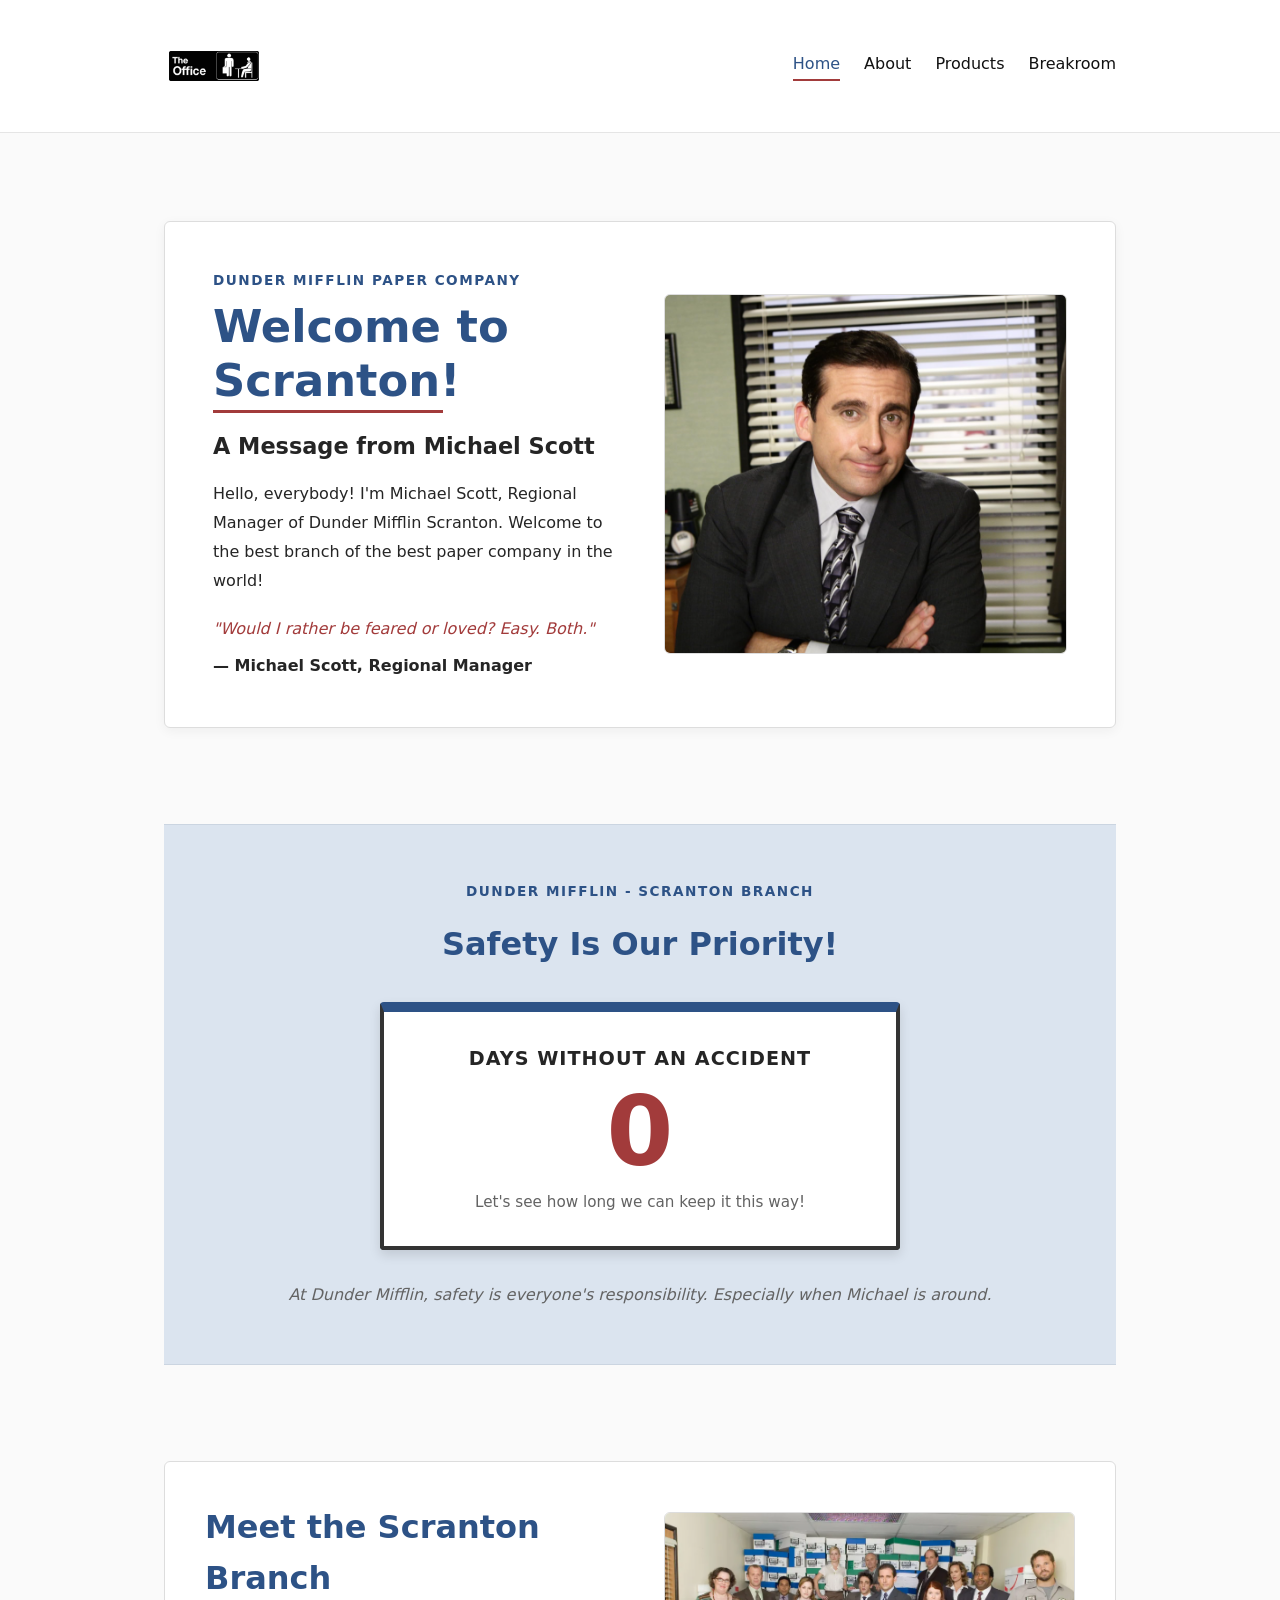
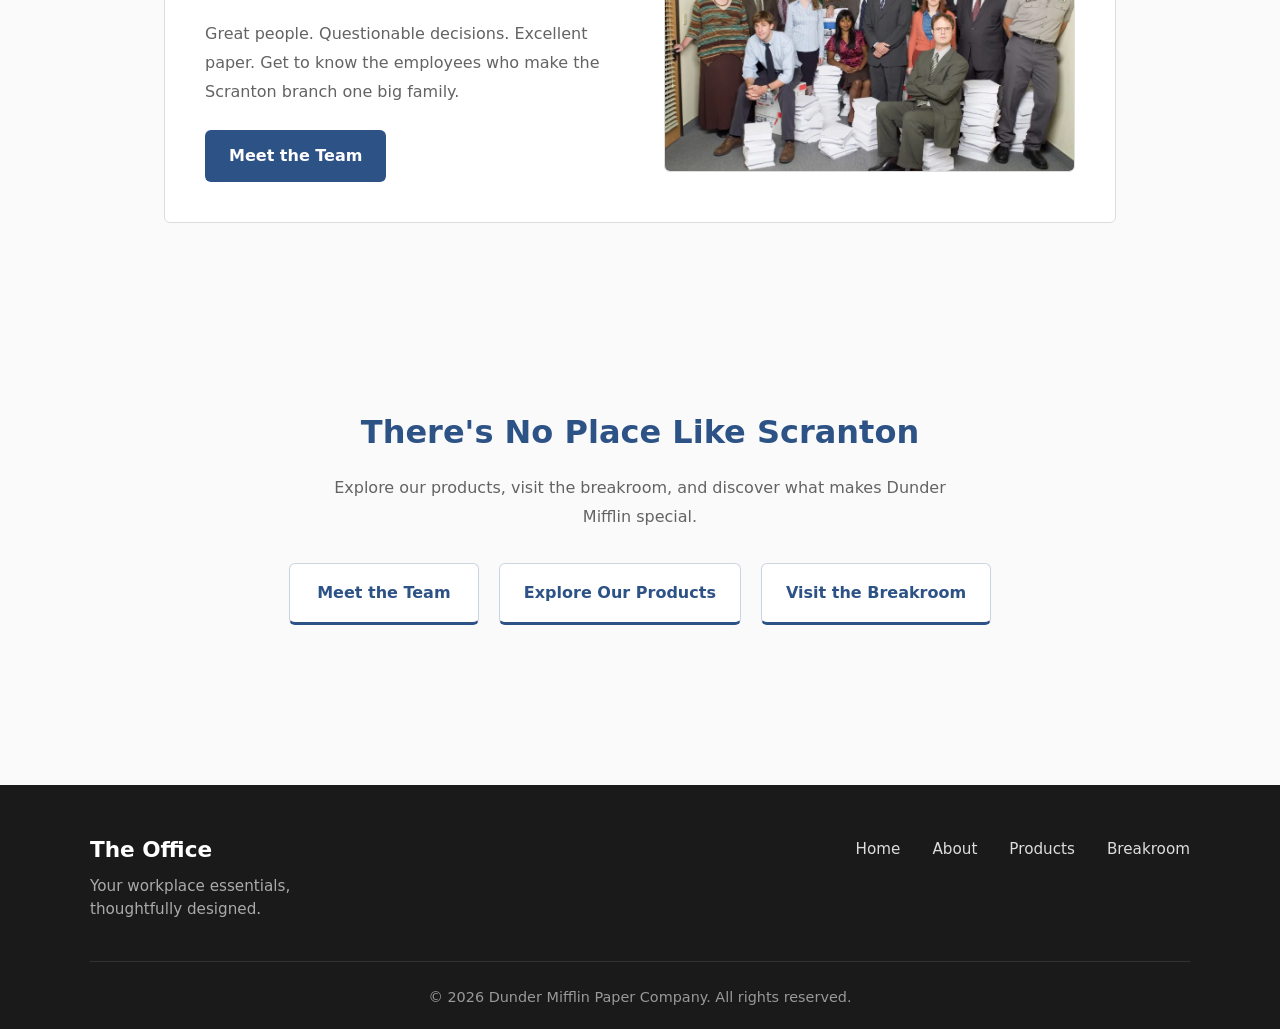
<file: index.html>
<!DOCTYPE html>
<html lang="en">

<head>
  <meta charset="UTF-8">
  <meta name="viewport" content="width=device-width, initial-scale=1.0">
  <title>The Office</title>
  <link rel="stylesheet" href="styles.css">
</head>

<body>
  <header class="header">
    <nav class="nav">
      <a href="index.html" class="nav__logo">
        <img src="the-office-tv-show-sign-logo-png_seeklogo-438510.png" alt="The Office">
      </a>
      <div class="nav__links">
        <a class="nav__link nav__link--active" href="index.html">Home</a>
        <a class="nav__link" href="about.html">About</a>
        <a class="nav__link" href="products.html">Products</a>
        <a class="nav__link" href="breakroom.html">Breakroom</a>
      </div>
    </nav>
  </header>
  
<main class="main">

  <!-- Welcome Section -->
  <section class="welcome">

    <div class="welcome__content">
      <p class="welcome__eyebrow">
        DUNDER MIFFLIN PAPER COMPANY
      </p>

      <h1 class="welcome__title">
        Welcome to Scranton!
      </h1>

      <h2 class="welcome__subtitle">
        A Message from Michael Scott
      </h2>

      <p class="welcome__message">
        Hello, everybody! I'm Michael Scott, Regional
        Manager of Dunder Mifflin Scranton. Welcome
        to the best branch of the best paper company
        in the world!
      </p>

      <p class="welcome__quote">
        "Would I rather be feared or loved? Easy. Both."
      </p>

      <p class="welcome__signature">
        — Michael Scott, Regional Manager
      </p>
    </div>

    <div class="welcome__image">
      <img src="images/homepage_michaelscott.png"
           alt="Michael Scott, Regional Manager of Dunder Mifflin">
    </div>

  </section>


  <!-- Days Without an Accident -->
  <section class="accident">

    <div class="accident__content">

      <p class="accident__eyebrow">
        DUNDER MIFFLIN - SCRANTON BRANCH
      </p>

      <h2 class="accident__title">
        Safety Is Our Priority!
      </h2>

      <div class="accident__sign">

        <p class="accident__sign-heading">
          DAYS WITHOUT AN ACCIDENT
        </p>

        <span class="accident__number">0</span>

        <p class="accident__sign-footer">
          Let's see how long we can keep it this way!
        </p>

      </div>

      <p class="accident__caption">
        At Dunder Mifflin, safety is everyone's
        responsibility. Especially when Michael is around.
      </p>

    </div>

  </section>


  <!-- Meet the Scranton Team -->
  <section class="team">

    <div class="team__content">

      <h2 class="team__title">
        Meet the Scranton Branch
      </h2>

      <p class="team__text">
        Great people. Questionable decisions.
        Excellent paper. Get to know the employees
        who make the Scranton branch one big family.
      </p>

      <a href="about.html" class="team__button">
        Meet the Team
      </a>

    </div>

    <div class="team__image">
      <img src="images/homepage_team.png"
           alt="Employees of the Dunder Mifflin Scranton branch">
    </div>

  </section>


  <!-- Explore the Office -->
  <section class="explore">

    <h2 class="explore__title">
      There's No Place Like Scranton
    </h2>

    <p class="explore__text">
      Explore our products, visit the breakroom,
      and discover what makes Dunder Mifflin special.
    </p>

    <div class="explore__links">

      <a href="about.html" class="explore__button">
        Meet the Team
      </a>

      <a href="products.html" class="explore__button">
        Explore Our Products
      </a>

      <a href="breakroom.html" class="explore__button">
        Visit the Breakroom
      </a>

    </div>

  </section>

</main>

  <footer class="footer">
    <div class="footer__content">
      <div>
        <div class="footer__brand">The Office</div>
        <p class="footer__text">Your workplace essentials, thoughtfully designed.</p>
      </div>

      <div class="footer__links">
        <a href="index.html">Home</a>
        <a href="about.html">About</a>
        <a href="products.html">Products</a>
        <a href="breakroom.html">Breakroom</a>
      </div>
    </div>

    <div class="footer__bottom">
      © 2026 Dunder Mifflin Paper Company. All rights reserved.
    </div>
  </footer>

</body>

</html>
</file>
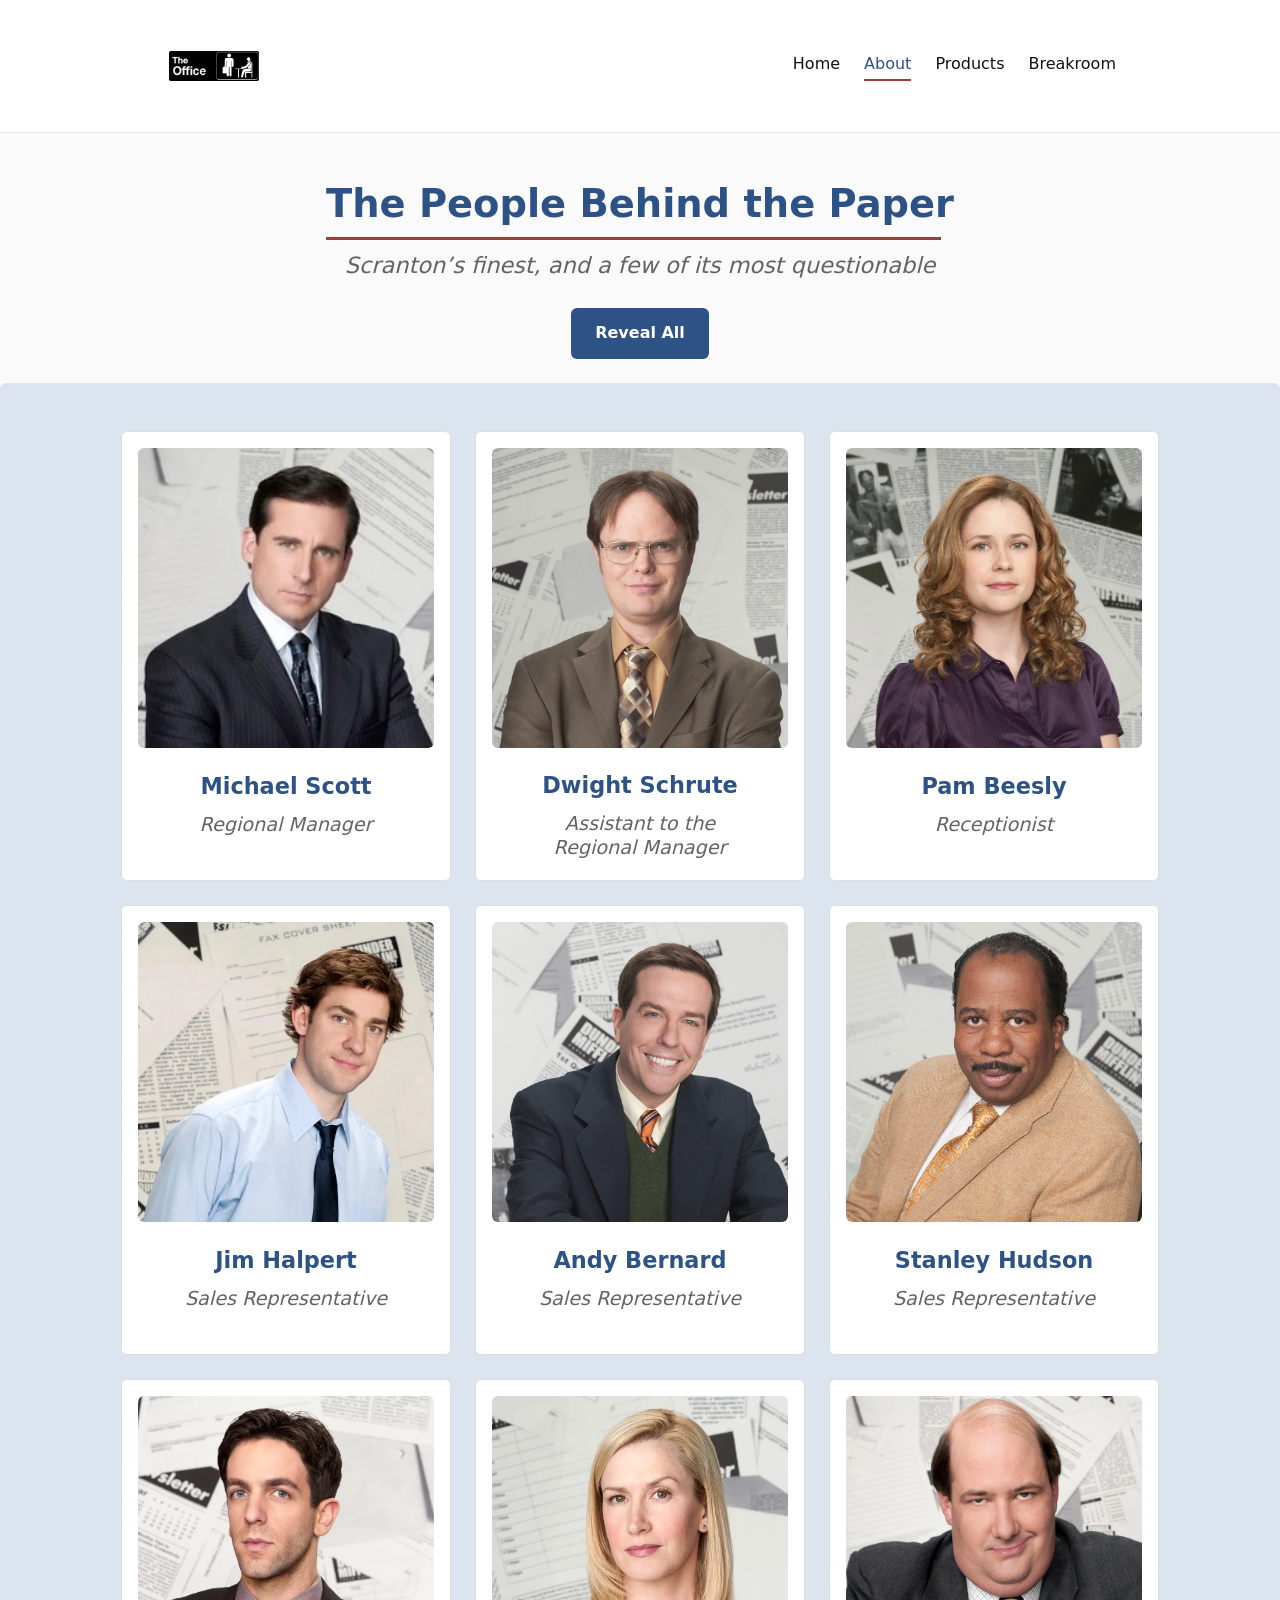
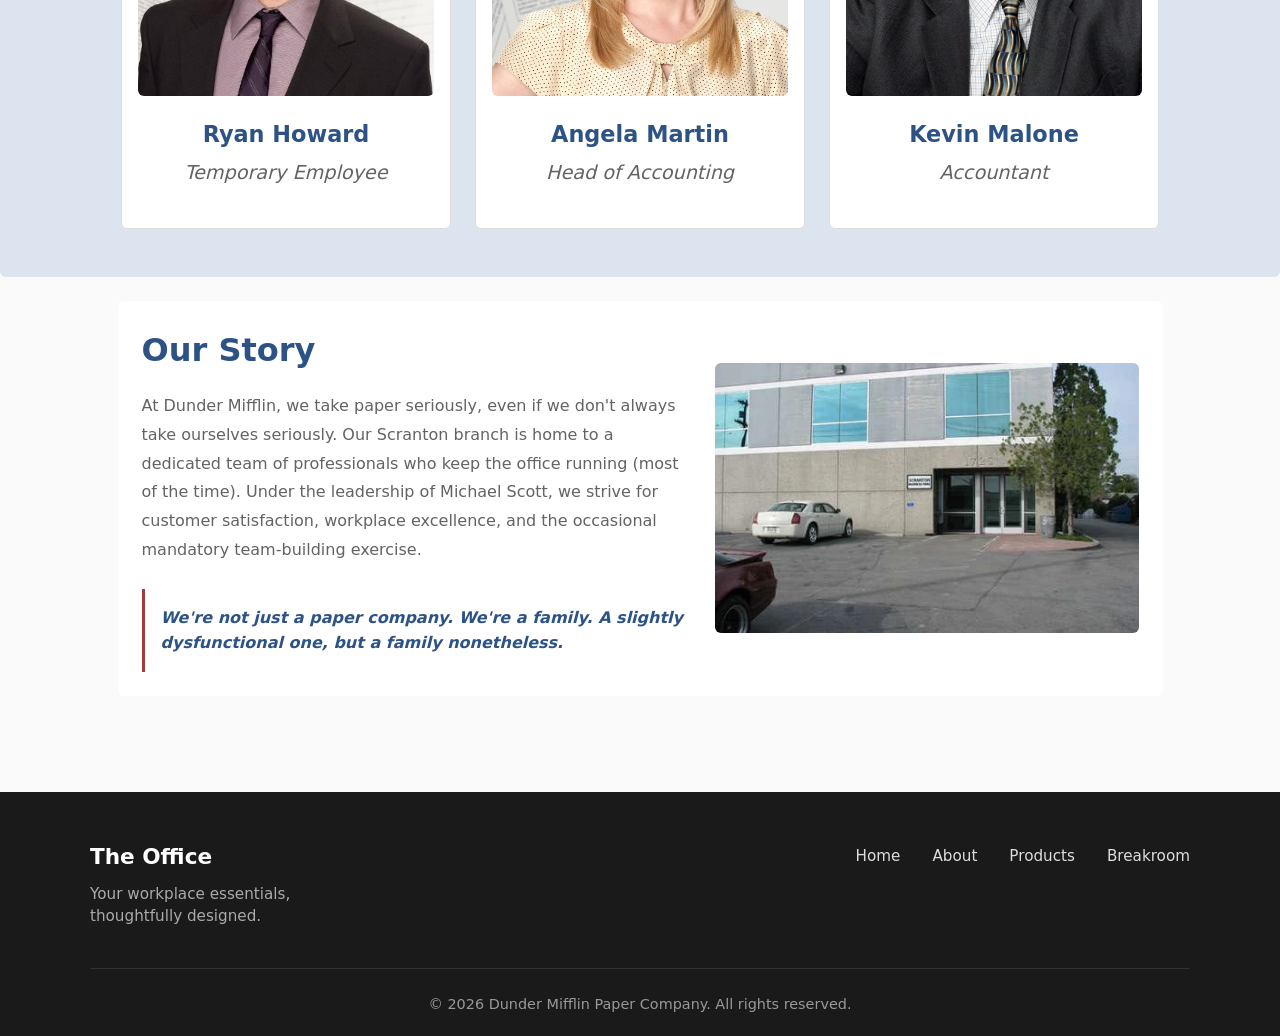
<file: about.html>
<!DOCTYPE html>
<html lang="en">

<head>
  <meta charset="UTF-8">
  <meta name="viewport" content="width=device-width, initial-scale=1.0">
  <title>About The Office</title>
  <link rel="stylesheet" href="styles.css">
</head>

<body>
  <header class="header">
    <nav class="nav">
      <a href="index.html" class="nav__logo">
        <img src="the-office-tv-show-sign-logo-png_seeklogo-438510.png" alt="The Office">
      </a>
      <div class="nav__links">
        <a class="nav__link" href="index.html">Home</a>
        <a class="nav__link nav__link--active" href="about.html">About</a>
        <a class="nav__link" href="products.html">Products</a>
        <a class="nav__link" href="breakroom.html">Breakroom</a>
      </div>
    </nav>
  </header>

  <main class="about">
    <h1 class="about__title">The People Behind the Paper</h1>
    <p class="about__subtitle">Scranton’s finest, and a few of its most questionable</p>

    <label class="flip-button">
      <input type="checkbox" class="flip-button__checkbox">
      <span class="flip-button__text">Reveal All</span>
    </label>

    <!--Card Container-->
    <section class="about-card-container" aria-label="Our team">

      <!--Michael Scott Card-->
      <article class="about-card">
        <div class="about-card__inner">
          <div class="about-card__front">
            <img src="images/about_michaelscott.png" alt="Michael Scott Headshot" class="about-card__image" />

            <header class="about-card__header">
              <h2 class="about-card__name">Michael Scott</h2>
              <p class="about-card__title">Regional Manager</p>
            </header>
          </div>
          <!--Michael Scott Card Back-->
          <div class="about-card__back">
            <img src="images/about_michaelback.png" alt="Michael Scott holding his world's best boss mug."
              class="about-card__image" />

            <header class="about-card__header">
              <h2 class="about-card__name">Michael Scott</h2>
              <p class="about-card__title">World's Best Boss</p>
            </header>
          </div>
        </div>
      </article>

      <article class="about-card">
        <div class="about-card__inner">
          <!--Dwight Card Front-->

          <div class="about-card__front">
            <img src="images/about_dwight.png" alt="Dwight Schrute Headshot" class="about-card__image" />

            <header class="about-card__header">
              <h2 class="about-card__name">Dwight Schrute</h2>
              <p class="about-card__title">Assistant to the <br>Regional Manager</p>
            </header>
          </div>

          <!--Dwight Back Of Card-->
          <div class="about-card__back">
            <img src="images/about_dwightback.png" alt="Dwight holding a blowtorch to the office door."
              class="about-card__image" />

            <header class="about-card__header">
              <h2 class="about-card__name">Dwight Schrute</h2>
              <p class="about-card__title">Safety Officer</p>
            </header>
          </div>
        </div>
      </article>

      <!--Pam Beesly Card-->
      <article class="about-card">
        <div class="about-card__inner">
          <div class="about-card__front">
            <img src="images/about_pam.png" alt="Pam Beesly Headshot" class="about-card__image" />

            <header class="about-card__header">
              <h2 class="about-card__name">Pam Beesly</h2>
              <p class="about-card__title">Receptionist</p>
            </header>
          </div>
          <!--Pam Beesly Card Back-->
          <div class="about-card__back">
            <img src="images/about_pamback.png"
              alt="Pam holding a star shaped dessert on a stick with an expressionless look on her face."
              class="about-card__image" />

            <header class="about-card__header">
              <h2 class="about-card__name">Pam Beesly</h2>
              <p class="about-card__title">Head of Party Planning</p>
            </header>
          </div>
        </div>
      </article>

      <!--Jim Halpert Card-->
      <article class="about-card">
        <div class="about-card__inner">
          <div class="about-card__front">
            <img src="images/about_jim.png" alt="Jim Halpert Headshot" class="about-card__image" />

            <header class="about-card__header">
              <h2 class="about-card__name">Jim Halpert</h2>
              <p class="about-card__title">Sales Representative</p>
            </header>
          </div>
          <!--Jim Halpert Card Back-->
          <div class="about-card__back">
            <img src="images/about_jimback.png" alt="Jim Halpert looking through the blinds smirking"
              class="about-card__image" />

            <header class="about-card__header">
              <h2 class="about-card__name">Jim Halpert</h2>
              <p class="about-card__title">Prank Specialist</p>
            </header>
          </div>
        </div>
      </article>

      <!--Andy Bernard Card-->
      <article class="about-card">
        <div class="about-card__inner">
          <div class="about-card__front">
            <img src="images/about_andy.png" alt="Andy Bernard Headshot" class="about-card__image" />

            <header class="about-card__header">
              <h2 class="about-card__name">Andy Bernard</h2>
              <p class="about-card__title">Sales Representative</p>
            </header>
          </div>
          <!--Andy Bernard Card Back-->
          <div class="about-card__back">
            <img src="images/about_andyback.png" alt="Andy punching the wall looking enraged."
              class="about-card__image" />

            <header class="about-card__header">
              <h2 class="about-card__name">Andy Bernard</h2>
              <p class="about-card__title">Director of Anger Management</p>
            </header>
          </div>
        </div>
      </article>

      <!--Stanley Hudson Card-->
      <article class="about-card">
        <div class="about-card__inner">
          <div class="about-card__front">
            <img src="images/about_stanley.png" alt="Stanley Hudson Headshot" class="about-card__image" />

            <header class="about-card__header">
              <h2 class="about-card__name">Stanley Hudson</h2>
              <p class="about-card__title">Sales Representative</p>
            </header>
          </div>
          <!--Stanley Hudson Card Back-->
          <div class="about-card__back">
            <img src="images/about_stanleyback.png" alt="Stanley sitting at his desk being Stanley"
              class="about-card__image" />

            <header class="about-card__header">
              <h2 class="about-card__name">Stanley Hudson</h2>
              <p class="about-card__title">Head of Pretzel Day Marketing</p>
            </header>
          </div>
        </div>
      </article>


      <!--Ryan Howard Card-->
      <article class="about-card">
        <div class="about-card__inner">
          <div class="about-card__front">
            <img src="images/about_ryan.png" alt="Ryan Howard Headshot" class="about-card__image" />

            <header class="about-card__header">
              <h2 class="about-card__name">Ryan Howard</h2>
              <p class="about-card__title">Temporary Employee</p>
            </header>
          </div>
          <!--Ryan Howard Card Back-->
          <div class="about-card__back">
            <img src="images/about_ryanback.png" alt="Ryan sitting at his desk." class="about-card__image" />

            <header class="about-card__header">
              <h2 class="about-card__name">Ryan Howard</h2>
              <p class="about-card__title">Fire Prevention Specialist</p>
            </header>
          </div>
        </div>
      </article>

      <!--Angela Martin Card-->
      <article class="about-card">
        <div class="about-card__inner">
          <div class="about-card__front">
            <img src="images/about_angela.png" alt="Angela Martin Headshot" class="about-card__image" />

            <header class="about-card__header">
              <h2 class="about-card__name">Angela Martin</h2>
              <p class="about-card__title">Head of Accounting</p>
            </header>
          </div>
          <!--Angela Martin Card Back-->
          <div class="about-card__back">
            <img src="images/about_angelaback.png" alt="Angela giving a look of disapproval"
              class="about-card__image" />

            <header class="about-card__header">
              <h2 class="about-card__name">Angela Martin</h2>
              <p class="about-card__title">Director of Disapproval</p>
            </header>
          </div>
        </div>
      </article>

      <!--Kevin Malone Card-->
      <article class="about-card">
        <div class="about-card__inner">
          <div class="about-card__front">
            <img src="images/about_kevin.png" alt="Kevin Malone Headshot" class="about-card__image" />

            <header class="about-card__header">
              <h2 class="about-card__name">Kevin Malone</h2>
              <p class="about-card__title">Accountant</p>
            </header>
          </div>
          <!--Kevin Malone Card Back-->
          <div class="about-card__back">
            <img src="images/about_kevinback.png" alt="Kevin bringing a giant pot of chili into work."
              class="about-card__image" />

            <header class="about-card__header">
              <h2 class="about-card__name">Kevin Malone</h2>
              <p class="about-card__title">Senior Chili Engineer</p>
            </header>
          </div>
        </div>
      </article>
    </section>

    <!--Our Story Section-->

    <section class="about-story">
      <div class="about-story__content">
        <h2 class="about-story__heading">Our Story</h2>
        <p class="about-story__text">
          At Dunder Mifflin, we take paper seriously, even if we don't always take ourselves seriously. Our Scranton
          branch is home to a dedicated team of professionals who keep the office running (most of the time). Under the
          leadership of Michael Scott, we strive for customer satisfaction, workplace excellence, and the occasional
          mandatory team-building exercise.
        </p>
        <p class="about-story__tagline">
          We're not just a paper company. We're a family. A slightly dysfunctional one, but a family nonetheless.
        </p>
      </div>

      <img src="images/about_scrantonoffice.png" alt="Dunder Mifflin Scranton building" class="about-story__image" />

    </section>
  </main>

  <footer class="footer">
    <div class="footer__content">
      <div>
        <div class="footer__brand">The Office</div>
        <p class="footer__text">Your workplace essentials, thoughtfully designed.</p>
      </div>

      <div class="footer__links">
        <a href="index.html">Home</a>
        <a href="about.html">About</a>
        <a href="products.html">Products</a>
        <a href="breakroom.html">Breakroom</a>
      </div>
    </div>

    <div class="footer__bottom">
      © 2026 Dunder Mifflin Paper Company. All rights reserved.
    </div>
  </footer>

</body>

</html>
</file>
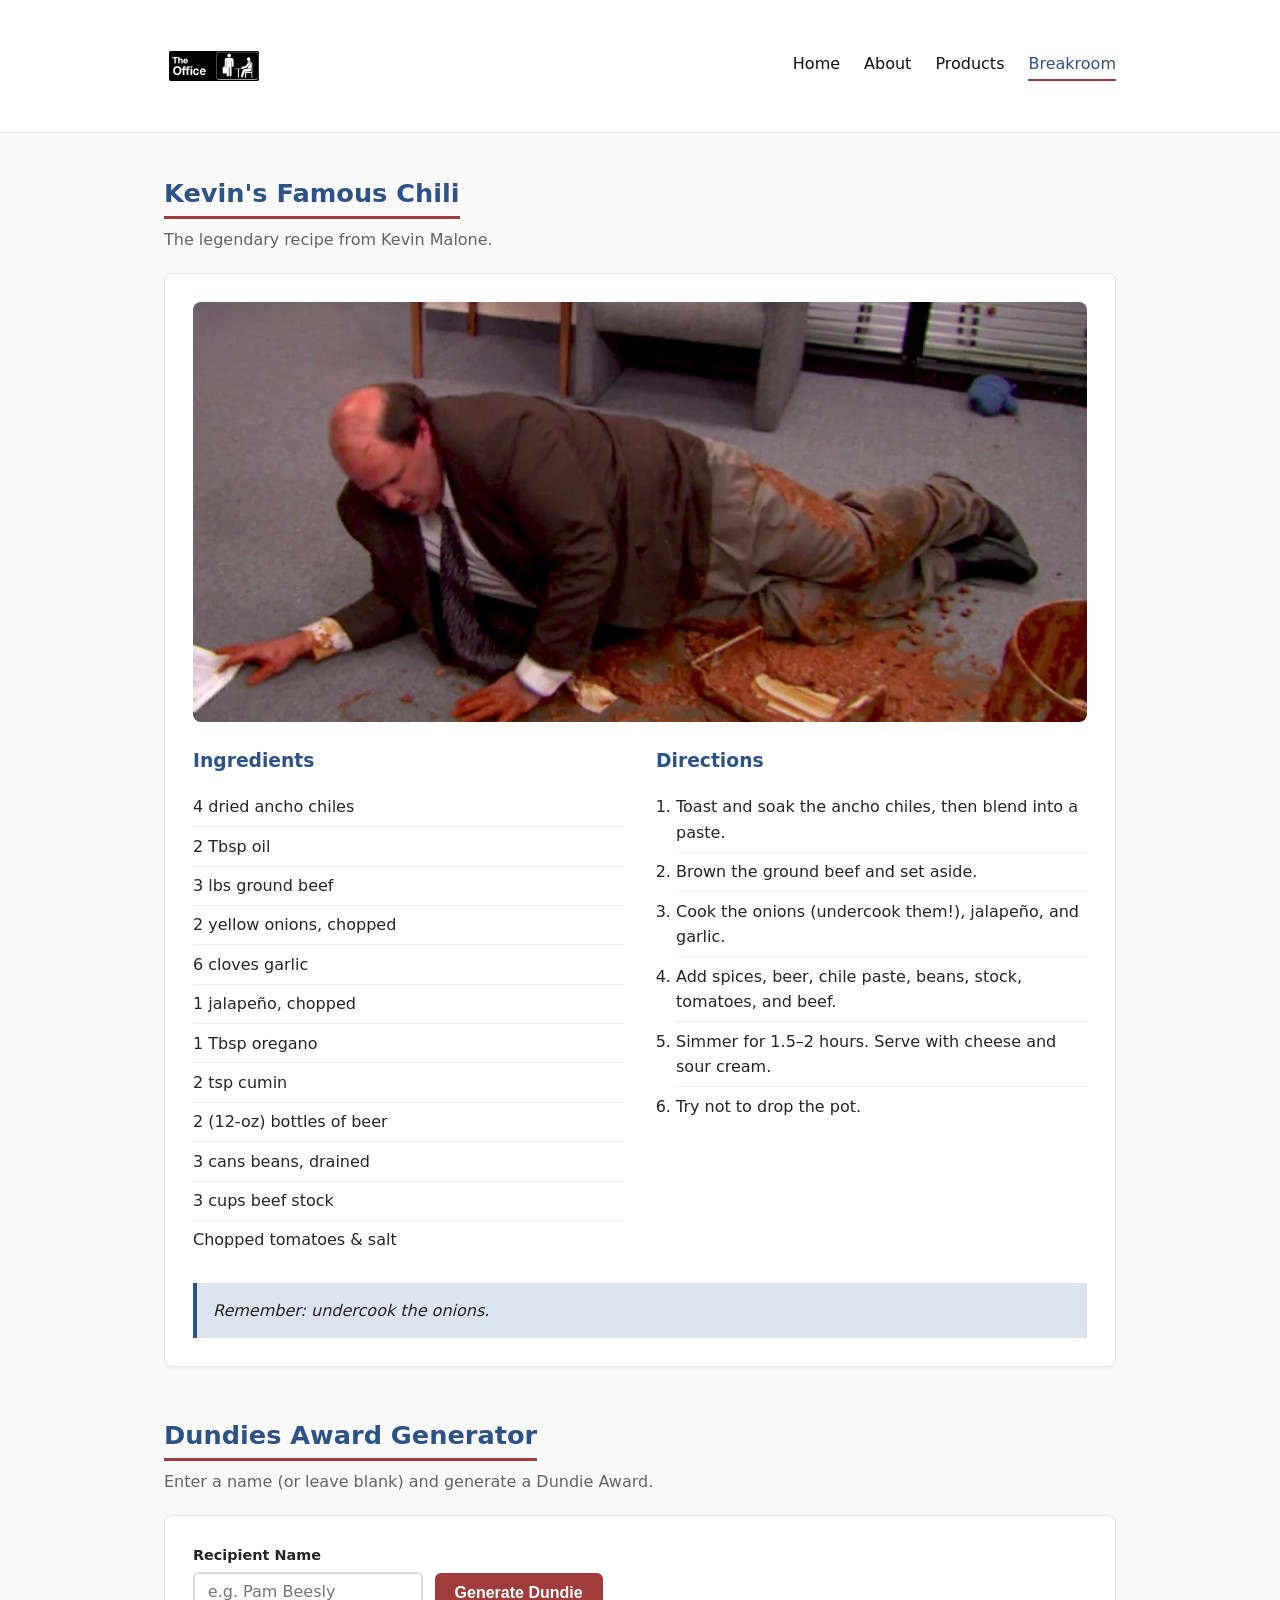
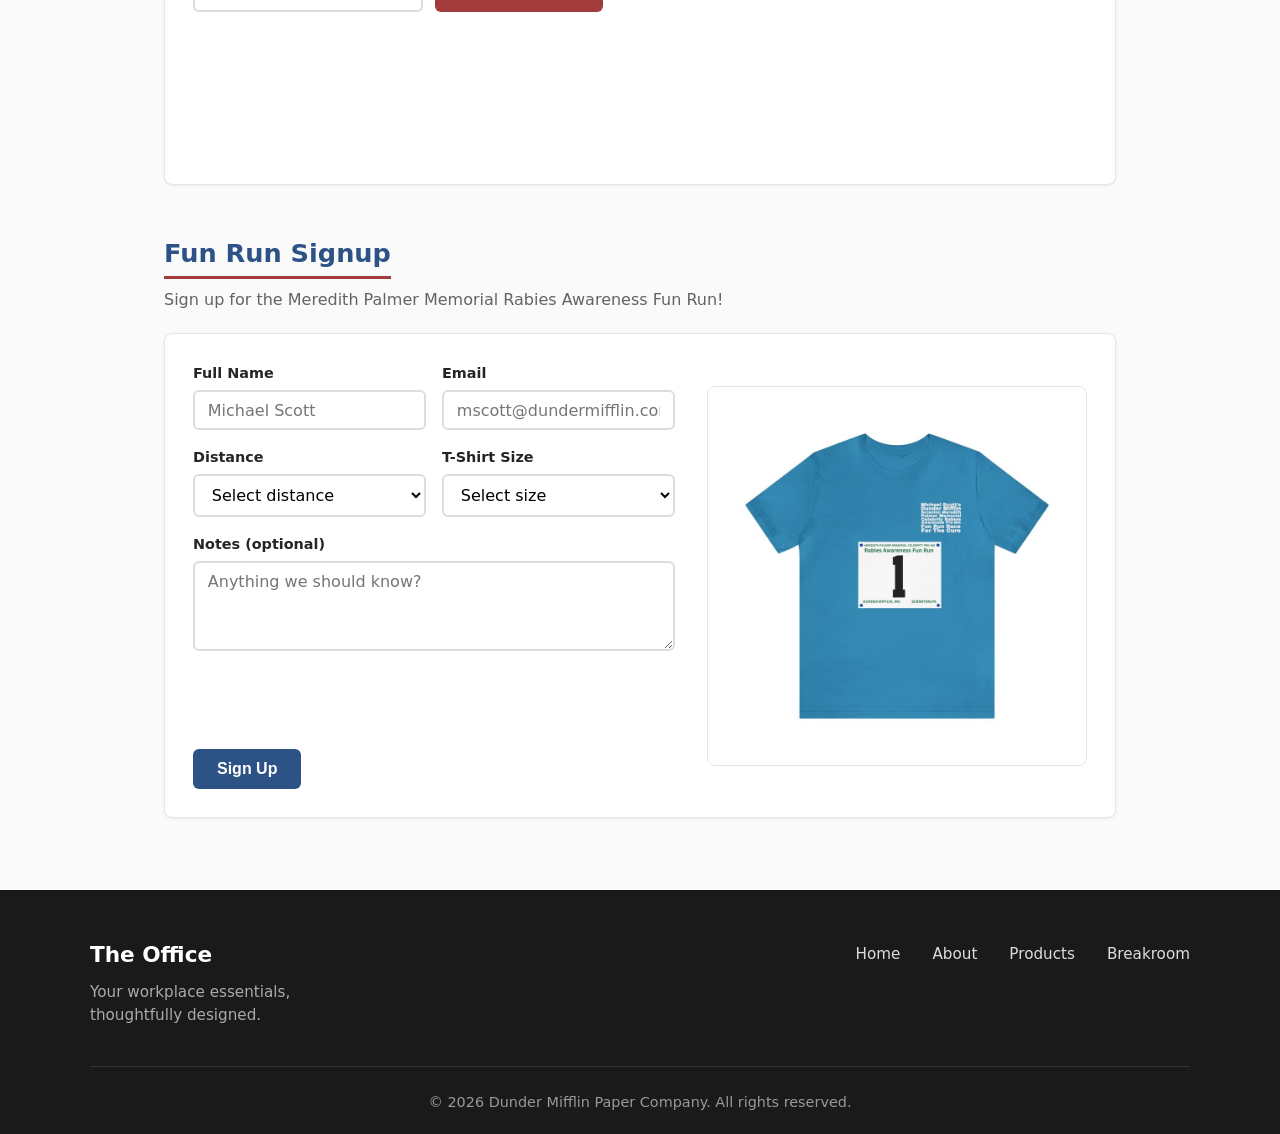
<file: breakroom.html>
<!DOCTYPE html>
<html lang="en">

<head>
    <meta charset="UTF-8">
    <meta name="viewport" content="width=device-width, initial-scale=1.0">
    <title>Breakroom | The Office</title>
    <link rel="stylesheet" href="styles.css">
</head>

<body>
    <header class="header">
        <nav class="nav">
            <a href="index.html" class="nav__logo">
                <img src="the-office-tv-show-sign-logo-png_seeklogo-438510.png" alt="The Office">
            </a>
            <div class="nav__links">
                <a class="nav__link" href="index.html">Home</a>
                <a class="nav__link" href="about.html">About</a>
                <a class="nav__link" href="products.html">Products</a>
                <a class="nav__link nav__link--active" href="breakroom.html">Breakroom</a>
            </div>
        </nav>
    </header>

    <main class="main">
        <!-- Kevin's Chili Recipe -->
        <section id="chili" class="section">
            <h2 class="section__title">Kevin's Famous Chili</h2>
            <p class="section__intro">
                The legendary recipe from Kevin Malone.
            </p>

            <article class="card">
                <img class="card__image" src="chili.jpg" alt="The famous chili spilled across the office floor">
                <div class="chili__grid">
                    <div class="chili__ingredients">
                        <h3>Ingredients</h3>
                        <ul class="chili__list">
                            <li class="chili__list-item">4 dried ancho chiles</li>
                            <li class="chili__list-item">2 Tbsp oil</li>
                            <li class="chili__list-item">3 lbs ground beef</li>
                            <li class="chili__list-item">2 yellow onions, chopped</li>
                            <li class="chili__list-item">6 cloves garlic</li>
                            <li class="chili__list-item">1 jalapeño, chopped</li>
                            <li class="chili__list-item">1 Tbsp oregano</li>
                            <li class="chili__list-item">2 tsp cumin</li>
                            <li class="chili__list-item">2 (12-oz) bottles of beer</li>
                            <li class="chili__list-item">3 cans beans, drained</li>
                            <li class="chili__list-item">3 cups beef stock</li>
                            <li class="chili__list-item">Chopped tomatoes &amp; salt</li>
                        </ul>
                    </div>
                    <div class="chili__directions">
                        <h3>Directions</h3>
                        <ol class="chili__list">
                            <li class="chili__list-item">Toast and soak the ancho chiles, then blend into a paste.</li>
                            <li class="chili__list-item">Brown the ground beef and set aside.</li>
                            <li class="chili__list-item">Cook the onions (undercook them!), jalapeño, and garlic.</li>
                            <li class="chili__list-item">Add spices, beer, chile paste, beans, stock, tomatoes, and
                                beef.</li>
                            <li class="chili__list-item">Simmer for 1.5–2 hours. Serve with cheese and sour cream.</li>
                            <li class="chili__list-item">Try not to drop the pot.</li>
                        </ol>
                    </div>
                </div>

                <p class="chili__note">Remember: undercook the onions.</p>
            </article>
        </section>

        <!-- Dundies Award Generator -->
        <section id="dundies" class="section">
            <h2 class="section__title">Dundies Award Generator</h2>
            <p class="section__intro">
                Enter a name (or leave blank) and generate a Dundie Award.
            </p>

            <div class="card">
                <form class="dundies__form" id="dundies-form">
                    <div class="dundies__field">
                        <label for="recipient-name" class="dundies__label">Recipient Name</label>
                        <input type="text" id="recipient-name" class="dundies__input" placeholder="e.g. Pam Beesly">
                    </div>
                    <button type="submit" class="dundies__button">Generate Dundie</button>
                </form>

                <div class="dundies__result" id="dundies-result" aria-live="polite"></div>
            </div>
        </section>

        <!-- Fun Run Signup -->
        <section id="funrun" class="section">
            <h2 class="section__title">Fun Run Signup</h2>
            <p class="section__intro">
                Sign up for the Meredith Palmer Memorial Rabies Awareness Fun Run!
            </p>

            <div class="card">
                <div class="funrun__layout">
                    <form class="funrun__form" id="funrun-form">
                        <div class="funrun__row">
                            <div class="funrun__field">
                                <label for="full-name" class="funrun__label">Full Name</label>
                                <input type="text" id="full-name" class="funrun__input" required
                                    placeholder="Michael Scott">
                            </div>
                            <div class="funrun__field">
                                <label for="email" class="funrun__label">Email</label>
                                <input type="email" id="email" class="funrun__input" required
                                    placeholder="mscott@dundermifflin.com">
                            </div>
                        </div>

                        <div class="funrun__row">
                            <div class="funrun__field">
                                <label for="distance" class="funrun__label">Distance</label>
                                <select id="distance" class="funrun__select" required>
                                    <option value="">Select distance</option>
                                    <option value="1mile">1-Mile Walk</option>
                                    <option value="5k">5K Fun Run</option>
                                    <option value="virtual">Virtual</option>
                                </select>
                            </div>
                            <div class="funrun__field">
                                <label for="tshirt" class="funrun__label">T-Shirt Size</label>
                                <select id="tshirt" class="funrun__select" required>
                                    <option value="">Select size</option>
                                    <option value="S">Small</option>
                                    <option value="M">Medium</option>
                                    <option value="L">Large</option>
                                    <option value="XL">XL</option>
                                </select>
                            </div>
                        </div>

                        <div class="funrun__field">
                            <label for="notes" class="funrun__label">Notes (optional)</label>
                            <textarea id="notes" class="funrun__textarea"
                                placeholder="Anything we should know?"></textarea>
                        </div>

                        <button type="submit" class="funrun__submit">Sign Up</button>
                        <div class="funrun__message" id="funrun-message" role="status"></div>
                    </form>
                    <img class="funrun__image" src="funrun.jpg"
                        alt="Blue Fun Run t-shirt with a Rabies Awareness Fun Run race bib">
                </div>
            </div>
        </section>
    </main>

    <footer class="footer">
        <div class="footer__content">
            <div>
                <div class="footer__brand">The Office</div>
                <p class="footer__text">Your workplace essentials, thoughtfully designed.</p>
            </div>
            <div class="footer__links">
                <a href="index.html">Home</a>
                <a href="about.html">About</a>
                <a href="products.html">Products</a>
                <a href="breakroom.html">Breakroom</a>
            </div>
        </div>
        <div class="footer__bottom">
            © 2026 Dunder Mifflin Paper Company. All rights reserved.
        </div>
    </footer>

    <script>
        const awards = [
            "Whitest Sneakers Award",
            "Hottest in the Office",
            "Most Dedicated Worker",
            "Best Desk Snack Curator",
            "Spicy Curry Award",
            "Fine Work Award",
            "Best Dad Award",
            "Best Mom Award",
            "Promising Assistant Manager",
            "Moving On Up Award",
            "World's Best Boss",
            "Best Prankster",
            "Most Enthusiastic about Beets",
            "Party Planning Committee MVP"
        ];

        const characters = [
            "Michael Scott", "Jim Halpert", "Pam Beesly", "Dwight Schrute",
            "Angela Martin", "Kevin Malone", "Stanley Hudson", "Phyllis Vance",
            "Meredith Palmer", "Oscar Martinez", "Kelly Kapoor", "Ryan Howard"
        ];

        // Dundies form
        document.getElementById("dundies-form").addEventListener("submit", function (e) {
            e.preventDefault();

            let name = document.getElementById("recipient-name").value.trim();
            if (!name) {
                name = characters[Math.floor(Math.random() * characters.length)];
            }

            const award = awards[Math.floor(Math.random() * awards.length)];
            const result = document.getElementById("dundies-result");

            result.innerHTML = `
                <div style="font-size: 2rem;">🏆</div>
                <div class="dundies__award-name">${award}</div>
                <div>Presented to <strong>${name}</strong></div>
            `;

            result.classList.remove("dundies__result--visible");
            void result.offsetWidth;
            result.classList.add("dundies__result--visible");
        });

        // Fun Run form
        document.getElementById("funrun-form").addEventListener("submit", function (e) {
            e.preventDefault();

            const name = document.getElementById("full-name").value.trim();
            const message = document.getElementById("funrun-message");

            message.textContent = "You're signed up, " + name + "! See you at the Fun Run.";
            message.classList.add("funrun__message--visible");

            this.reset();
        });
    </script>
</body>

</html>
</file>
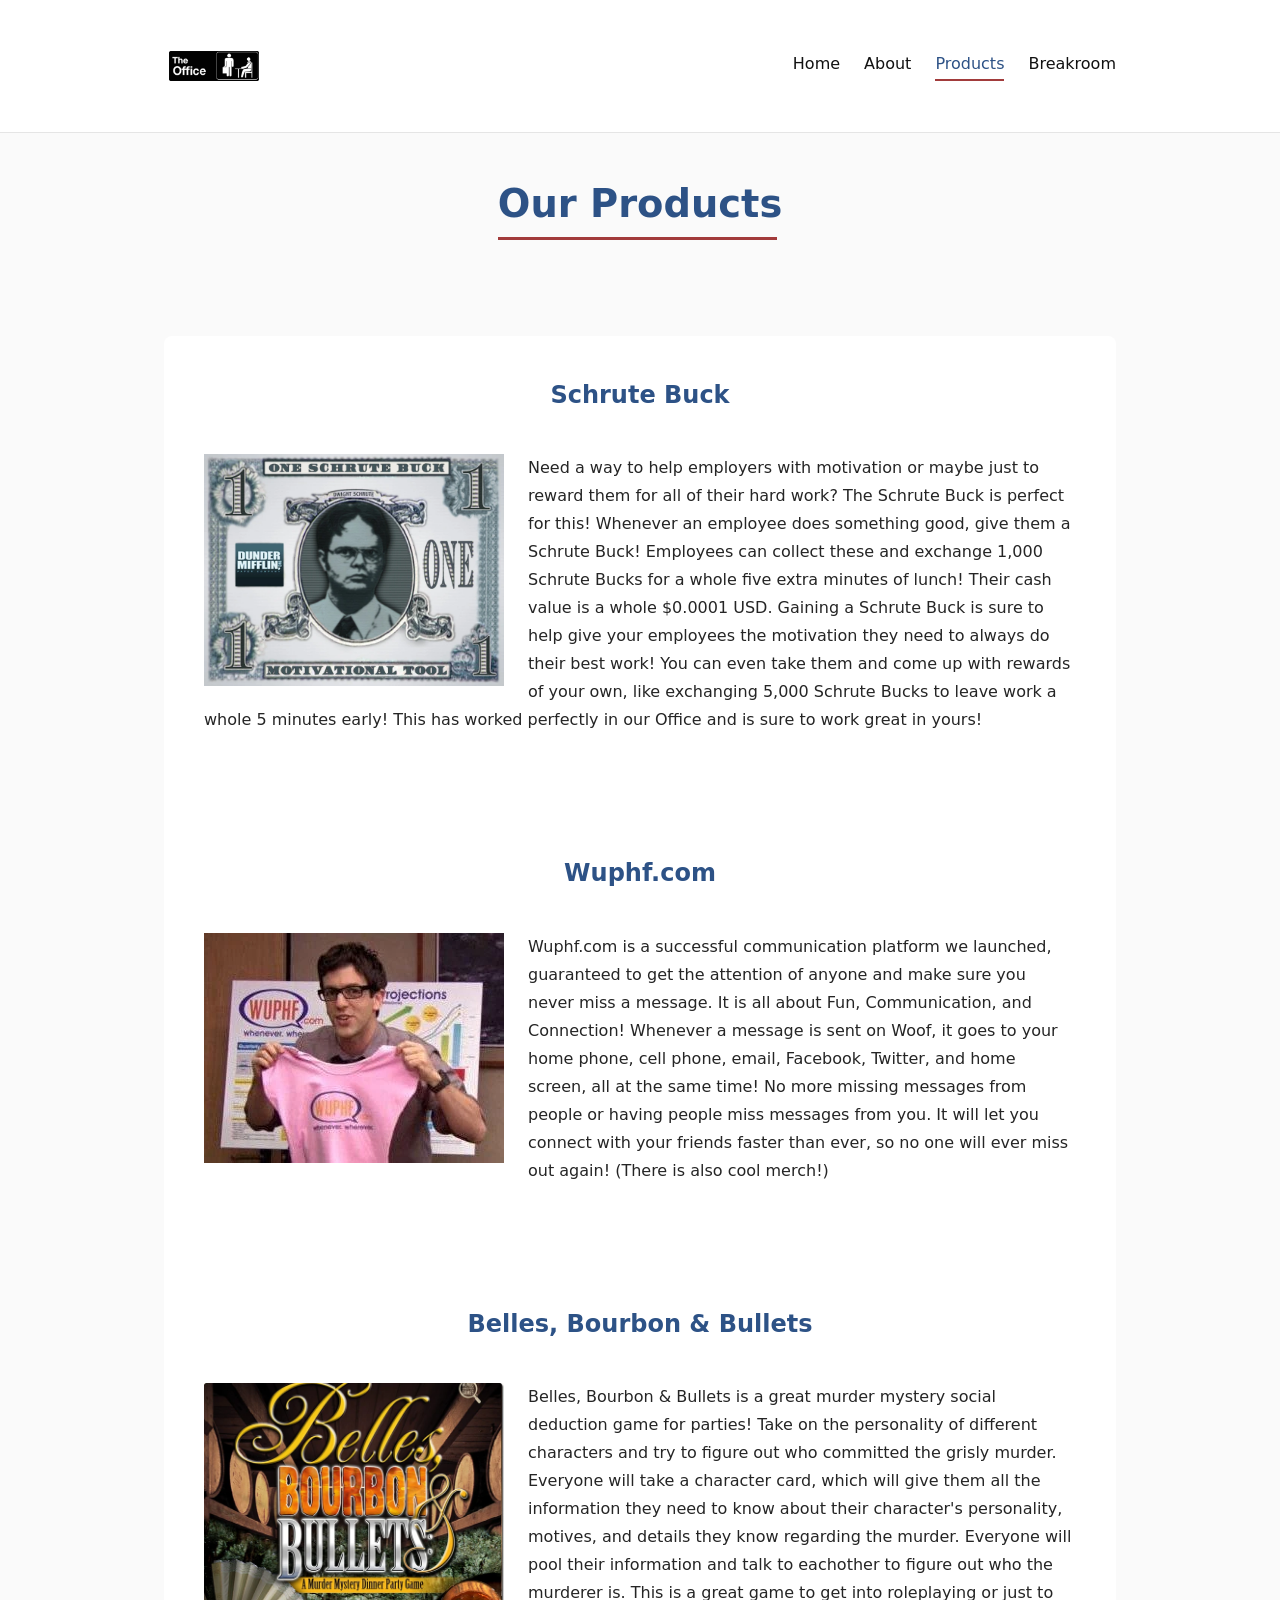
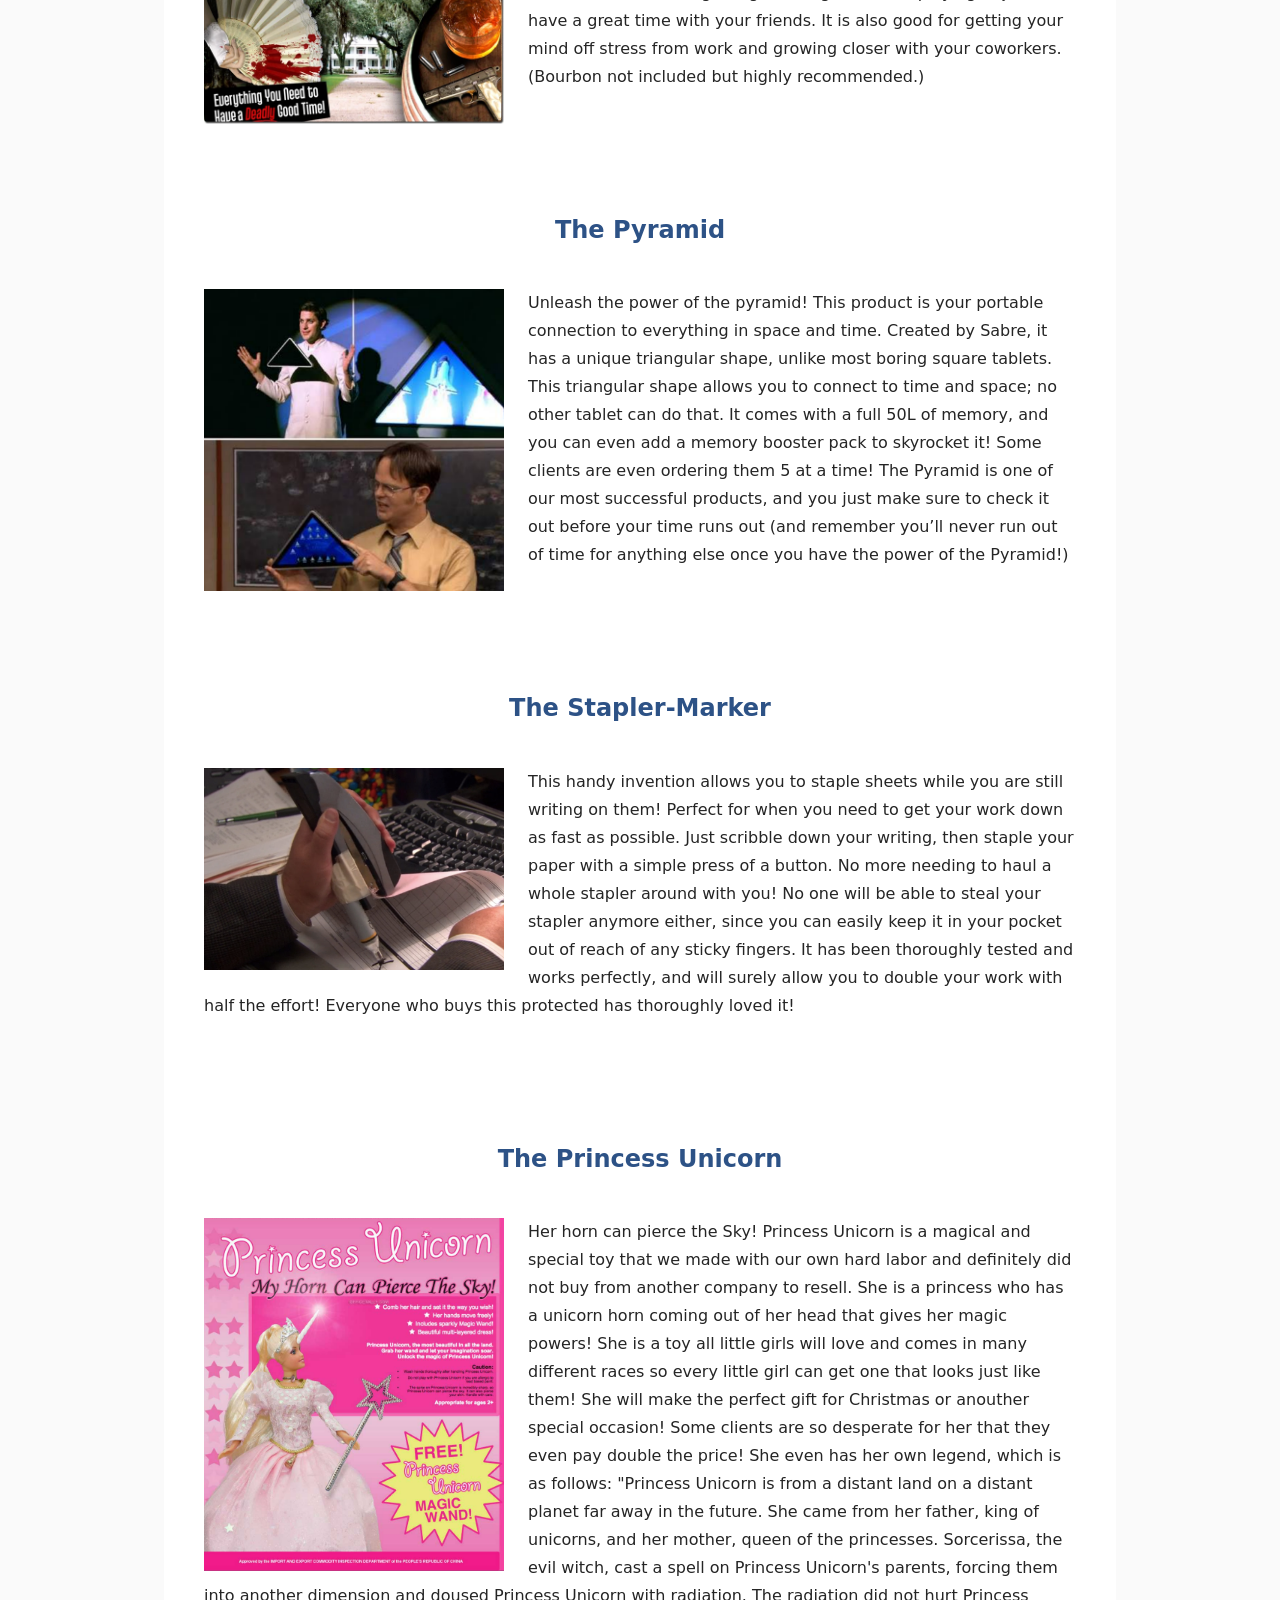
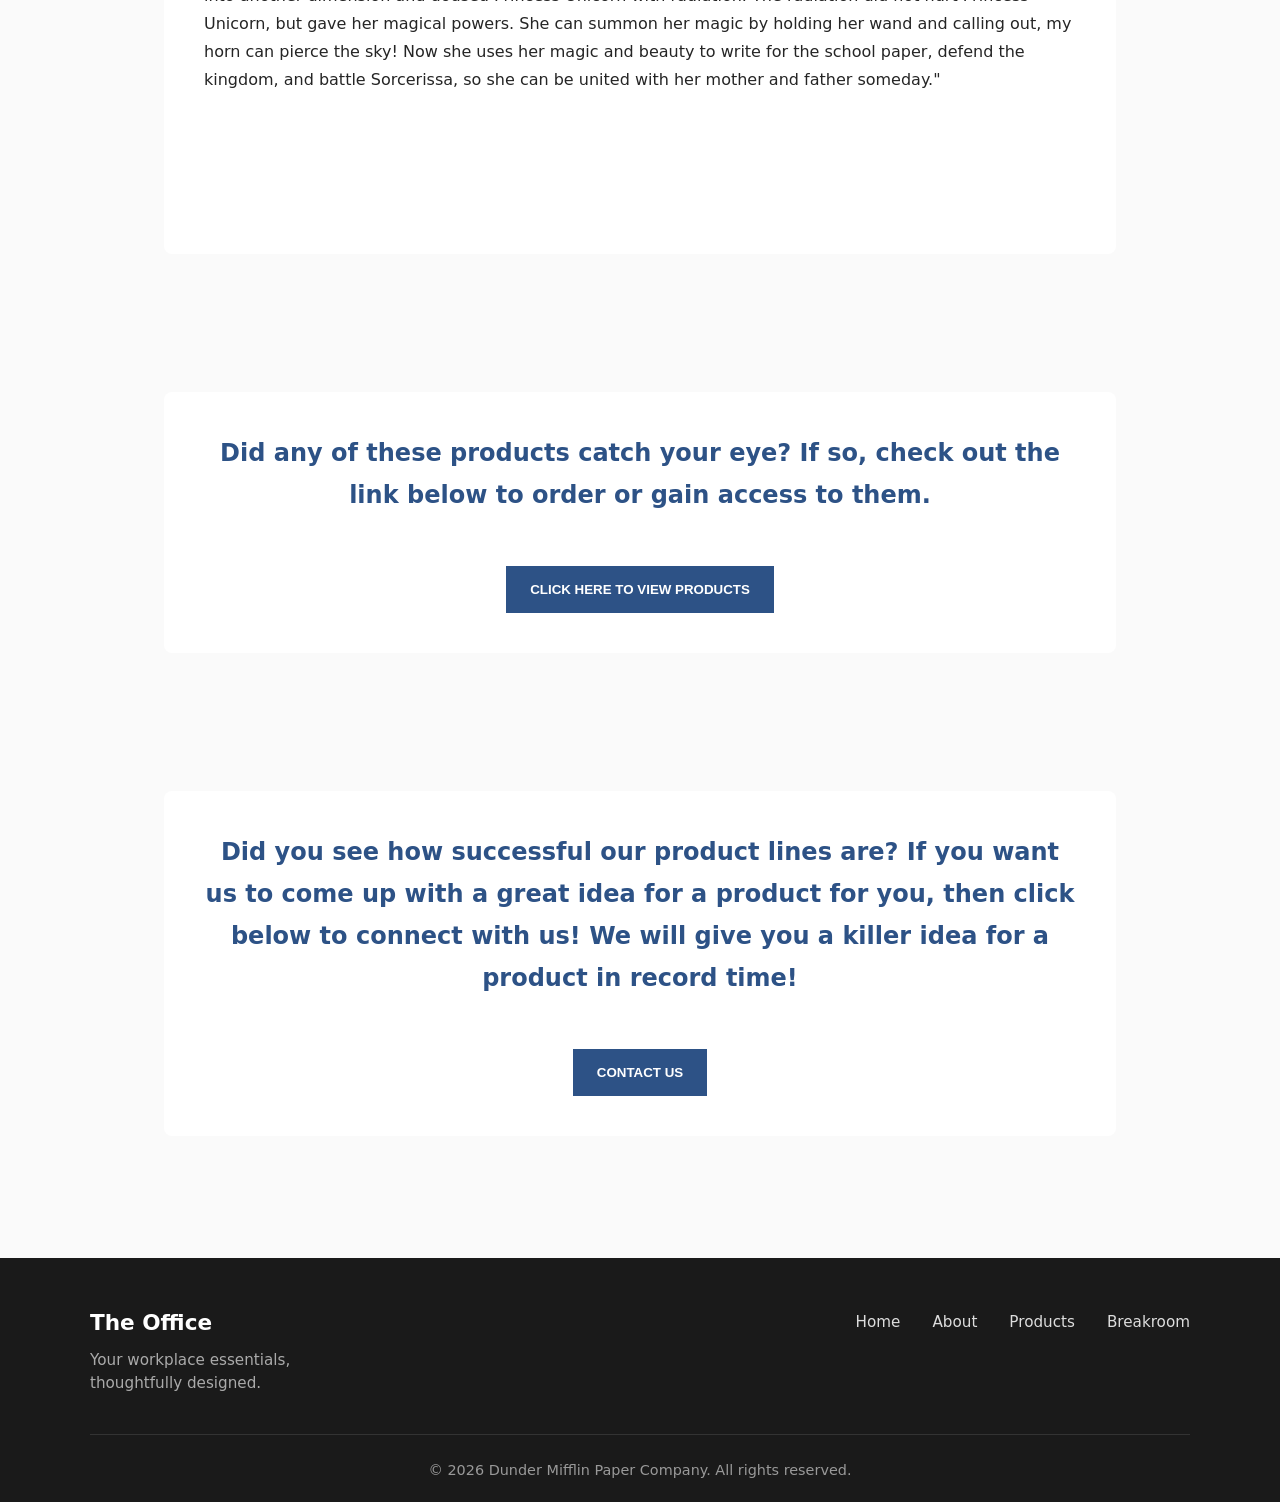
<file: products.html>
<!DOCTYPE html>
<html lang="en">

<head>
  <meta charset="UTF-8">
  <meta name="viewport" content="width=device-width, initial-scale=1.0">
  <title>The Office</title>
  <link rel="stylesheet" href="styles.css">
</head>

<body>
  <header class="header">
    <nav class="nav">
      <a href="index.html" class="nav__logo">
        <img src="the-office-tv-show-sign-logo-png_seeklogo-438510.png" alt="The Office">
      </a>
      <div class="nav__links">
        <a class="nav__link" href="index.html">Home</a>
        <a class="nav__link" href="about.html">About</a>
        <a class="nav__link nav__link--active" href="products.html">Products</a>
        <a class="nav__link" href="breakroom.html">Breakroom</a>
      </div>
    </nav>

      </header>

  <main class="main">
      <h1>
        Our Products
    </h1>
 


 <! Product 1 Information !>

<article class="products">



 <div class="product__title">

     <h2>
        Schrute Buck 
    </h2>
 </div>

 <div class="product__info">

      
    <p>
        <img src="images/schrutebuck.webp" alt="random image" class="product__image" />

       Need a way to help employers with motivation or maybe just to reward them for all of their hard work? The Schrute Buck is perfect for this! Whenever an employee does something good, give them a Schrute Buck! Employees can collect these and exchange 1,000 Schrute Bucks for a whole five extra minutes of lunch! Their cash value is a whole $0.0001 USD. Gaining a Schrute Buck is sure to help give your employees the motivation they need to always do their best work! You can even take them and come up with rewards of your own, like exchanging 5,000 Schrute Bucks to leave work a whole 5 minutes early! This has worked perfectly in our Office and is sure to work great in yours!
    </p>
 </div>


<! Product 2 Information !>


 <div class="product__title">

     <h2>
        Wuphf.com  
    </h2>
 </div>

 <div class="product__info">

      
    <p>
        <img src="images/wuphf.webp" alt="random image" class="product__image" />

        Wuphf.com is a successful communication platform we launched, guaranteed to get the attention of anyone and make sure you never miss a message. It is all about Fun, Communication, and Connection! Whenever a message is sent on Woof, it goes to your home phone, cell phone, email, Facebook, Twitter, and home screen, all at the same time! No more missing messages from people or having people miss messages from you. It will let you connect with your friends faster than ever, so no one will ever miss out again! (There is also cool merch!)
      
      </p>
 </div>


<! Product 3 Information !>


 <div class="product__title">

     <h2>
        Belles, Bourbon & Bullets
    </h2>
 </div>

 <div class="product__info">

      
    <p>
        <img src="images/bellesbourbonandbullets.webp" alt="random image" class="product__image" />

   Belles, Bourbon & Bullets is a great murder mystery social deduction game for parties! Take on the personality of different characters and try to figure out who committed the grisly murder. Everyone will take a character card, which will give them all the information they need to know about their character's personality, motives, and details they know regarding the murder. Everyone will pool their information and talk to eachother to figure out who the murderer is. This is a great game to get into roleplaying or just to have a great time with your friends. It is also good for getting your mind off stress from work and growing closer with your coworkers. (Bourbon not included but highly recommended.)
      </p>
 </div>


<! Product 4 Information !>



 <div class="product__title">

     <h2>
        The Pyramid 
    </h2>
 </div>

 <div class="product__info">

      
    <p>
        <img src="images/pyramid.png" alt="random image" class="product__image" />

      Unleash the power of the pyramid! This product is your portable connection to everything in space and time. Created by Sabre, it has a unique triangular shape, unlike most boring square tablets. This triangular shape allows you to connect to time and space; no other tablet can do that. It comes with a full 50L of memory, and you can even add a memory booster pack to skyrocket it! Some clients are even ordering them 5 at a time! The Pyramid is one of our most successful products, and you just make sure to check it out before your time runs out (and remember you’ll never run out of time for anything else once you have the power of the Pyramid!)
      </p>
 </div>


<! Product 5 Information !>


 <div class="product__title">

     <h2>
       The Stapler-Marker
    </h2>
 </div>

 <div class="product__info">

      
    <p>
        <img src="images/staplermarker.webp" alt="random image" class="product__image" />

      
        This handy invention allows you to staple sheets while you are still writing on them! Perfect for when you need to get your work down as fast as possible. Just scribble down your writing, then staple your paper with a simple press of a button. No more needing to haul a whole stapler around with you! No one will be able to steal your stapler anymore either, since you can easily keep it in your pocket out of reach of any sticky fingers. It has been thoroughly tested and works perfectly, and will surely allow you to double your work with half the effort! Everyone who buys this protected has thoroughly loved it!
   </p>
 </div>


<! Product 6 Information !>


 <div class="product__title">

     <h2>
        The Princess Unicorn
    </h2>
 </div>

 <div class="product__info">

 
      
    <p>
        <img src="images/princessunicorn.png" alt="random image" class="product__image" />

      Her horn can pierce the Sky! Princess Unicorn is a magical and special toy that we made with our own hard labor and definitely did not buy from another company to resell. She is a princess who has a unicorn horn coming out of her head that gives her magic powers! She is a toy all little girls will love and comes in many different races so every little girl can get one that looks just like them! She will make the perfect gift for Christmas or anouther special occasion! Some clients are so desperate for her that they even pay double the price!
   
      She even has her own legend, which is as follows: "Princess Unicorn is from a distant land on a distant planet far away in the future. She came from her father, king of unicorns, and her mother, queen of the princesses. Sorcerissa, the evil witch, cast a spell on Princess Unicorn's parents, forcing them into another dimension and doused Princess Unicorn with radiation. The radiation did not hurt Princess Unicorn, but gave her magical powers. She can summon her magic by holding her wand and calling out, my horn can pierce the sky! Now she uses her magic and beauty to write for the school paper, defend the kingdom, and battle Sorcerissa, so she can be united with her mother and father someday." 
   </p>

  

 </div>


</article>



<! Product Promotions - Products Click here>

<section class="products">

 <div class="product__promo">

     <h2>
       Did any of these products catch your eye? If so, check out the link below to order or gain access to them.
    </h2>

    <button>CLICK HERE TO VIEW PRODUCTS</button>

 </div>

  

 </div>
</section>

<! Product Contact! - Contact Us>

<section class="products">

 <div class="product__promo">

     <h2>
        Did you see how successful our product lines are? If you want us to come up with a great idea for a product for you, then click below to connect with us! We will give you a killer idea for a product in record time!
    </h2>

    <button>CONTACT US</button>

 </div>

</section>



 </main>

  <footer class="footer">
    <div class="footer__content">
      <div>
        <div class="footer__brand">The Office</div>
        <p class="footer__text">Your workplace essentials, thoughtfully designed.</p>
      </div>

      <div class="footer__links">
        <a href="index.html">Home</a>
        <a href="about.html">About</a>
        <a href="products.html">Products</a>
        <a href="breakroom.html">Breakroom</a>
      </div>
    </div>

    <div class="footer__bottom">
      © 2026 Dunder Mifflin Paper Company. All rights reserved.
    </div>
  </footer>

</body>

</html>
</file>
<file: styles.css>
/* Use for styling; Add to as needed */
:root {

  /* Main Colors */
  --primary-color: #2d5286;
  --secondary-color: #dbe4ef;
  --accent-color: #a23b3b;
  --background-color: #F7F7F5;

  /* Text Colors */
  --text-color: #252525;
  --text-light: #636363;
  --text-lightest: white;

  /* Borders & Effects */
  --card-border: 1px solid #ddd;
  --card-border-radius: 6px;

  /* Typography */
  --font-heading: system-ui, -apple-system, BlinkMacSystemFont, "Segoe UI", sans-serif;
  --font-body: system-ui, -apple-system, BlinkMacSystemFont, "Segoe UI", sans-serif;

  --font-size-title: 2.4rem;
  --font-size-title-smaller: 1.7rem;
  --font-size-heading: 2rem;
  --font-size-subhead: 1.4rem;

  --line-height-body: 1.8rem;

  /* Spacing, Margin, and Padding */
  --spacing-small: 1rem;
  --spacing-medium: 1.5rem;

  --button-padding: 0.8rem 1.5rem;

  --margin-small: 0.5rem;
  --margin-medium: 1.5rem;
  --margin-large: 2rem;
  --margin-xl: 3rem;

  /* Layout of Header and Footer*/
}

* {
    margin: 0;
    padding: 0;
    box-sizing: border-box;
  }

body {
  margin: 0;
  font-family: var(--font-body);
  color: var(--text-color);
  background: #fafafa;
  line-height: 1.6;
}

h1,
h2,
h3 {
  font-family: var(--font-heading);
  margin: 0;
}

p {
  margin: 0;
}

ul,
ol {
  margin: 0;
  padding: 0;
}

/* ===== Header & Navigation ===== */
.header {
  padding: 1rem 0;
  background: #fff;
  border-bottom: 1px solid #e5e5e5;
}

.nav {
  display: flex;
  justify-content: space-between;
  align-items: center;
  max-width: 1000px;
  margin: 0 auto;
  padding: 0 1.5rem;
  flex-wrap: wrap;
  gap: 1rem;
}

.nav__logo {
  display: inline-flex;
  align-items: center;
  text-decoration: none;
}

.nav__logo img {
  display: block;
  height: 100px;
  width: auto;
}

.nav__links {
  display: flex;
  gap: 1.5rem;
}

.nav__link {
  text-decoration: none;
  color: #111;
  font-weight: 500;
  padding-bottom: 0.15rem;
  border-bottom: 2px solid transparent;
  transition: opacity 0.2s ease;
}

.nav__link:hover {
  opacity: 0.7;
}

.nav__link--active {
  color: var(--primary-color);
  border-bottom-color: var(--accent-color);
}

/* ===== Main content ===== */
.main {
  max-width: 1000px;
  margin: 0 auto;
  padding: 2.5rem 1.5rem;
  display: flex;
  flex-direction: column;
  gap: 3rem;
}

.section {
  margin: 0;
}

.section__title {
  font-size: 1.6rem;
  color: var(--primary-color);
  margin-bottom: 0.5rem;
  border-bottom: 3px solid var(--accent-color);
  display: inline-block;
  padding-bottom: 0.15rem;
}

.section__intro {
  color: var(--text-light);
  margin-bottom: 1.25rem;
}

/* ===== Card ===== */
.card {
  background: #fff;
  border-radius: 8px;
  border: 1px solid #e5e5e5;
  box-shadow: 0 1px 3px rgba(0, 0, 0, 0.06);
  padding: 1.75rem;
}

/* ===== Images ===== */
.card__image {
  display: block;
  width: 100%;
  height: auto;
  max-height: 420px;
  object-fit: cover;
  object-position: center;
  border-radius: 8px;
  margin-bottom: 1.5rem;
}

/* ===== Chili ===== */
.chili__grid {
  display: flex;
  flex-wrap: wrap;
  gap: 2rem;
}

.chili__ingredients,
.chili__directions {
  flex: 1 1 260px;
}

.chili__ingredients h3,
.chili__directions h3 {
  color: var(--primary-color);
  margin-bottom: 0.75rem;
}

.chili__list {
  list-style: none;
}

.chili__list-item {
  padding: 0.4rem 0;
  border-bottom: 1px solid #eee;
}

.chili__list-item:last-child {
  border-bottom: none;
}

ol.chili__list {
  list-style: decimal;
  padding-left: 1.25rem;
}

.chili__note {
  background: var(--secondary-color);
  border-left: 4px solid var(--primary-color);
  padding: 0.9rem 1rem;
  margin-top: 1.5rem;
  font-style: italic;
}

/* ===== Dundies Generator ===== */
.dundies__form {
  display: flex;
  flex-wrap: wrap;
  gap: 0.75rem;
  align-items: flex-end;
  margin-bottom: 1.5rem;
}

.dundies__field {
  display: flex;
  flex-direction: column;
  gap: 0.3rem;
}

.dundies__label {
  font-weight: 600;
  font-size: 0.9rem;
}

.dundies__input {
  padding: 0.55rem 0.8rem;
  border: 2px solid #ddd;
  border-radius: 6px;
  font-size: 1rem;
  font-family: var(--font-body);
  min-width: 220px;
}

.dundies__input:focus {
  outline: none;
  border-color: var(--primary-color);
}

.dundies__button {
  background: var(--accent-color);
  color: var(--text-lightest);
  border: none;
  padding: 0.65rem 1.25rem;
  font-size: 1rem;
  font-weight: 600;
  border-radius: 6px;
  cursor: pointer;
  transition: background 0.2s ease, transform 0.2s ease;
}

.dundies__button:hover {
  background: #b53e3e;
  transform: scale(1.03);
}

.dundies__result {
  min-height: 120px;
  display: flex;
  flex-direction: column;
  align-items: center;
  justify-content: center;
  gap: 0.3rem;
  padding: 1.25rem;
  background: var(--secondary-color);
  border-radius: 8px;
  border: 2px dashed var(--primary-color);
  opacity: 0;
  transition: opacity 0.4s ease;
}

.dundies__result--visible {
  opacity: 1;
}

.dundies__award-name {
  font-family: var(--font-heading);
  font-size: 1.35rem;
  font-weight: 700;
  color: var(--primary-color);
  text-align: center;
}

/* ===== Fun Run Form ===== */
.funrun__layout {
  display: flex;
  flex-wrap: wrap;
  gap: 2rem;
  align-items: center;
}

.funrun__image {
  flex: 1 1 260px;
  max-width: 380px;
  width: 100%;
  height: auto;
  border: 1px solid #e5e5e5;
  border-radius: 8px;
  margin: 0 auto;
}

.funrun__form {
  flex: 1 1 340px;
  display: flex;
  flex-direction: column;
  gap: 1rem;
  max-width: 560px;
}

.funrun__row {
  display: flex;
  flex-wrap: wrap;
  gap: 1rem;
}

.funrun__field {
  flex: 1 1 200px;
  display: flex;
  flex-direction: column;
  gap: 0.3rem;
}

.funrun__label {
  font-weight: 600;
  font-size: 0.9rem;
}

.funrun__input,
.funrun__select,
.funrun__textarea {
  width: 100%;
  padding: 0.55rem 0.8rem;
  border: 2px solid #ddd;
  border-radius: 6px;
  font-size: 1rem;
  font-family: var(--font-body);
  background: #fff;
}

.funrun__input:focus,
.funrun__select:focus,
.funrun__textarea:focus {
  outline: none;
  border-color: var(--primary-color);
}

.funrun__textarea {
  min-height: 90px;
  resize: vertical;
}

.funrun__submit {
  background: var(--primary-color);
  color: var(--text-lightest);
  border: none;
  padding: 0.7rem 1.5rem;
  font-size: 1rem;
  font-weight: 600;
  border-radius: 6px;
  cursor: pointer;
  align-self: flex-start;
  transition: background 0.2s ease;
}

.funrun__submit:hover {
  background: #1a3254;
}

.funrun__message {
  display: none;
  padding: 0.85rem 1rem;
  border-radius: 6px;
  background: #e6f4ea;
  color: #1e4620;
  border: 1px solid #a8d5b5;
}

.funrun__message--visible {
  display: block;
}

/* ===== MAIN CONTENT ===== */

/* All Page Titles */

 h1 {
  width: fit-content;
  margin: 0 auto 0.5rem;
  text-align: center;
  font-family: var(--font-heading);
  font-size: var(--font-size-title);
  color: var(--primary-color);
  padding: 0 1rem;
}

/* Red Underline */

h1::after {
  content: "";
  display: block;
  width: 98%;
  height: 3px;
  background-color: var(--accent-color);
  margin-top: 0.15rem;
}

h2{
  color: var(--primary-color);
}

/* =================================
          ABOUT PAGE
 ================================== */

 .about {
  padding-top: 2.5rem;
  padding-bottom: 2.5rem;
 }

/* Flip All Button */

.flip-button {
  display: block;
  position: relative;
  background-color: var(--primary-color);
  width: fit-content;
  color: var(--text-lightest);
  font-weight: bold;
  text-decoration: none;
  padding: var(--button-padding);
  border-radius: var(--card-border-radius);
  cursor: pointer;
  user-select: none;
  margin: var(--margin-medium) auto;
  transition: background-color 0.3s ease, transform 0.3s ease;
}

  .flip-button:hover {
  background-color: var(--accent-color);
  transform: translateY(-3px);
}

.flip-button:has(.flip-button__checkbox:checked) {
  background-color: var(--accent-color);
  transform: translateY(-3px);
}

.flip-button__checkbox {
  position: absolute;
  opacity: 0;
  width: 1px;
  height: 1px;
}
  
.flip-button:has(.flip-button__checkbox:focus-visible) {
  outline: 3px solid currentColor;
  outline-offset: 3px;
}

.about-card:hover .about-card__inner,
.about:has(.flip-button__checkbox:checked) .about-card__inner {
  transform: rotateY(180deg);
}

/* About Cards */

.about__subtitle {
  display: flex;
  text-align: center;
  justify-content: center;
  font-size: var(--font-size-subhead);
  font-style: italic;
  font-family: var(--font-heading);
  margin-top: var(--margin-small);
  color: var(--text-light);
}

.about-card__header {
  display: flex;
  flex: 1;
  flex-direction: column;
  justify-content: center;
  text-align: center;
}

.about-card-container {
  display: flex;
  flex-wrap: wrap;
  gap: var(--spacing-medium);
  justify-content: center;
  background-color: var(--secondary-color);
  padding: 3rem;
  border-radius: var(--card-border-radius);

  }

.about-card {
  width: 330px;
  height: 450px;
  perspective: 1000px;
  position: relative;
}

.about-card__inner {
  position:relative;
  width: 100%;
  height: 100%;
  transition: transform 1.4s ease;
  transform-style: preserve-3d;
}

.about-card__front,
.about-card__back {
  position: absolute;
  width: 100%;
  height: 100%;
  box-sizing: border-box;
  border: var(--card-border);
  border-radius: var(--card-border-radius);
  background-color: white;
  display: flex;
  flex-direction: column;
  align-items: center;
  gap: var(--spacing-small);
  padding: var(--spacing-small);
  backface-visibility: hidden;
  -webkit-backface-visibility: hidden;
}

  .about-card__back {
    transform: rotateY(180deg);
  }

  .about-card__back .about-card__name {
    color: var(--accent-color);
  }

  .about-card__image {
    width: 100%;
    height: 300px;
    border-radius: var(--card-border-radius);
    object-fit: cover;
  }

  .about-card__name {
    font-size: var(--font-size-subhead);
    color: var(--primary-color);
    font-family: var(--font-body);
  }

  .about-card__title {
    font-family: var(--font-body);
    font-style: italic;
    font-size: 1.2rem;
    line-height: 1.5rem;
    min-height: 2.4em;
    margin-top: var(--margin-small);
    color: var(--text-light);
  }

  /* Our Story */

  .about-story {
    display: flex;
    flex-wrap: wrap;
    align-items: center;
    gap: var(--spacing-medium);
    box-sizing: border-box;
    max-width: 1045px;
    margin: var(--margin-medium) auto; 
    padding: var(--spacing-medium);
    background-color: white;
    border-radius: var(--card-border-radius);
  }

  .about-story__content {
    flex: 1 1 425px; 
  }

  .about-story__image {
    flex: 1 1 300px;
    min-width: 0;
    max-width: 100%;
    height: 270px;
    object-fit: cover;
    border-radius: var(--card-border-radius);
  }

  .about-story__heading {
    font-family: var(--font-heading);
    font-size: var(--font-size-heading);
    margin-bottom: var(--spacing-small);
    color: var(--primary-color);
  }

  .about-story__text {
    font-family: var(--font-body);
    color: var(--text-light);
    line-height: var(--line-height-body);
  }

  .about-story__tagline {
    font-weight: bold;
    font-style: italic;
    padding: var(--spacing-small) 0px;
    color: var(--primary-color);
    border-left: 3px solid var(--accent-color);
    padding-left: var(--spacing-small);
    margin-top: var(--spacing-medium);
  }

  /* About Tablet Responsive */

@media (max-width: 768px) {
  .about-story {
    flex-direction: column;
    margin: var(--spacing-medium);
  }

  .about-story__content {
    flex: 0 0 auto;
  }
  .about-story__text {
    max-width: 600px;
  }

  .about-story__image {
    flex: 0 0 auto;
    max-width: 500px;
    height: auto;
    aspect-ratio: 16/9;
  }

  .about__subtitle {
    font-size: 16px;
      
  }

  }

  /* About Phone Responsive */

@media screen and (max-width: 480px) {

  .about__title {
    margin: 0 auto;
  }

  .about__subtitle {
    padding: 0 65px;
  }
  
  .about-card-container {
    padding: var(--spacing-medium);
  }

  .about-story {
    margin: var(--spacing-small) 0;
    padding: var(--spacing-small);
    gap: 1.5rem;
  }

  .about-story__text {
    max-width: none;
  }

  .about-story__image {
    width: 100%;
  }

  .about-card {
    width: 100%;
    max-width: 330px;
  }
 }

  /* Products Page Information Styles */


  .product__title {
  display: flex;
  position:relative;
  justify-content: center;
  margin-bottom: -40px;
  }


  .products {
   box-shadow: 4px 4px 10px var(--gray);
   background-color: white;
   box-sizing: border-box;

   max-width: 1300px;
   margin: 40px auto 50px;
   border-radius: 8px;
   padding: 40px;
  }

.product__info {
  display: block;
  position:flex ;
  line-height: 1.75;
  max-width: 1200px;
  margin: 0 auto;
  }

  .product__info p {
    line-height: 1.75;
    margin-bottom: 120px;
    margin-top: 80px;

  }

  .product__info img {
  float: left;
  width: 300px;
  height: auto;
  margin-right: 24px;
  margin-bottom: 6px;
  }


  .product__promo {
  line-height: 1.75;
  display: flex;
  flex-direction: column;
  justify-content: space-evenly;
  align-items: center;
  text-align: center;
  max-width: 1200px;
}

 section.products button {
  display: inline-block;
  padding: 1rem 1.5rem;
  background-color: var(--primary-color);
  color: #ffffff;
  margin: 50px auto 0px;
  text-decoration: none;
  font-weight: bold;
  border: none;
  transition: background-color 0.3s ease,
              transform 0.3s ease;
 }

 section.products button:hover {
  background-color: var(--accent-color);
  transform: translateY(-3px);
 
 }

/* =================================
   HOMEPAGE - DUNDER MIFFLIN

/* ===== WELCOME SECTION ===== */

.welcome {
  display: flex;
  align-items: center;
  justify-content: space-between;
  gap: 3rem;
  max-width: 1100px;
  margin: 3rem auto;
  padding: 3rem;
  background-color: #ffffff;
  border: var(--card-border);
  border-radius: var(--card-border-radius);
  box-shadow: 0 3px 12px rgba(0, 0, 0, 0.05);
}

.welcome__content {
  flex: 1;
}

.welcome__eyebrow {
  color: var(--primary-color);
  font-size: 0.85rem;
  font-weight: bold;
  letter-spacing: 1.5px;
  margin-bottom: 0.5rem;
}

.welcome__title {
  display: block;
  position: static;
  text-align: left;
  font-family: var(--font-heading);
  font-size: 2.8rem;
  line-height: 1.2;
  color: var(--primary-color);
  margin-bottom: 1rem;
  margin-left: 0;
  margin-right: 0;
  padding-left: 0;
  padding-right: 0;
}
/* Red Underline */

.welcome__title::after {
  width: 230px;
  margin: 0.15rem 0 0;
}

.welcome__subtitle {
  font-family: var(--font-heading);
  font-size: 1.4rem;
  margin-bottom: 1rem;
  color: var(--text-color);
}

.welcome__message {
  font-family: var(--font-body);
  line-height: 1.8;
  color: var(--text-color);
}

.welcome__quote {
  margin-top: 1.25rem;
  font-family: var(--font-heading);
  font-style: italic;
  color: var(--accent-color);
}

.welcome__signature {
  margin-top: 0.75rem;
  font-weight: bold;
  color: var(--text-color);
}

.welcome__image {
  flex: 1;
  max-width: 480px;
}

.welcome__image img {
  display: block;
  width: 100%;
  height: 360px;
  object-fit: cover;
  border: var(--card-border);
  border-radius: var(--card-border-radius);
}


/* ===== ACCIDENT COUNTER ===== */

.accident {
  padding: 3.5rem 1.5rem;
  text-align: center;
  background-color: var(--secondary-color);
  border-top: 1px solid #cbd5e1;
  border-bottom: 1px solid #cbd5e1;
}

.accident__content {
  max-width: 800px;
  margin: 0 auto;
}

.accident__eyebrow {
  color: var(--primary-color);
  font-size: 0.85rem;
  font-weight: bold;
  letter-spacing: 1.5px;
}

.accident__title {
  font-family: var(--font-heading);
  font-size: 2rem;
  color: var(--primary-color);
  margin: 1rem 0 1.5rem;
}

.accident__sign {
  max-width: 520px;
  margin: 2rem auto;
  padding: 2rem;
  background-color: #ffffff;
  border: 4px solid #333333;
  border-top: 10px solid var(--primary-color);
  border-radius: 4px;
  box-shadow: 0 5px 12px rgba(0, 0, 0, 0.12);
  animation: sign-entrance 1s ease-out;
}

.accident__sign-heading {
  font-family: var(--font-body);
  font-size: 1.2rem;
  font-weight: bold;
  letter-spacing: 1px;
  color: var(--text-color);
}

.accident__number {
  display: block;
  font-family: var(--font-heading);
  font-size: 6rem;
  font-weight: bold;
  line-height: 1.2;
  color: var(--accent-color);
}

.accident__sign-footer {
  font-size: 0.95rem;
  color: var(--text-light);
}

.accident__caption {
  margin-top: 1.25rem;
  font-family: var(--font-heading);
  font-style: italic;
  color: var(--text-light);
}


/* ===== MEET THE SCRANTON TEAM ===== */

.team {
  display: flex;
  align-items: center;
  justify-content: space-between;
  gap: 3rem;
  max-width: 1100px;
  margin: 3rem auto;
  padding: 2.5rem;
  background-color: #ffffff;
  border: var(--card-border);
  border-radius: var(--card-border-radius);
}

.team__content {
  flex: 1;
}

.team__eyebrow {
  color: var(--accent-color);
  font-size: 0.85rem;
  font-weight: bold;
  letter-spacing: 1.5px;
  margin-bottom: 0.75rem;
}

.team__title {
  font-family: var(--font-heading);
  font-size: 2rem;
  color: var(--primary-color);
  margin-bottom: 1rem;
}

.team__text {
  line-height: 1.8;
  color: var(--text-light);
  margin-bottom: 1.5rem;
}

.team__button {
  display: inline-block;
  padding: 0.8rem 1.5rem;
  background-color: var(--primary-color);
  color: #ffffff;
  border-radius: var(--card-border-radius);
  text-decoration: none;
  font-weight: bold;
  transition: background-color 0.3s ease,
              transform 0.3s ease;
}

.team__button:hover {
  background-color: var(--accent-color);
  transform: translateY(-3px);
}

.team__image {
  flex: 1;
  max-width: 450px;
}

.team__image img {
  display: block;
  width: 100%;
  height: 260px;
  object-fit: cover;
  border-radius: var(--card-border-radius);
  border: var(--card-border);
}


/* ===== EXPLORE THE OFFICE ===== */

.explore {
  max-width: 1100px;
  margin: 3rem auto;
  padding: 2.5rem 2rem;
  text-align: center;
}

.explore__title {
  font-family: var(--font-heading);
  font-size: 2rem;
  color: var(--primary-color);
  margin-bottom: 1rem;
}

.explore__text {
  max-width: 650px;
  margin: 0 auto 2rem;
  line-height: 1.8;
  color: var(--text-light);
}

.explore__links {
  display: flex;
  justify-content: center;
  flex-wrap: wrap;
  gap: 1.25rem;
}

.explore__button {
  display: inline-block;
  min-width: 190px;
  padding: 1rem 1.5rem;
  background-color: #ffffff;
  color: var(--primary-color);
  border: 1px solid #cbd5e1;
  border-bottom: 3px solid var(--primary-color);
  border-radius: var(--card-border-radius);
  font-weight: bold;
  text-decoration: none;
  transition: background-color 0.3s ease,
              color 0.3s ease,
              transform 0.3s ease;
}

.explore__button:hover {
  background-color: var(--primary-color);
  color: #ffffff;
  transform: translateY(-3px);
}


/* ===== CSS ANIMATION ===== */

@keyframes sign-entrance {
  from {
    opacity: 0;
    transform: translateY(20px);
  }

  to {
    opacity: 1;
    transform: translateY(0);
  }
}


/* ===== TABLET RESPONSIVE DESIGN ===== */

@media screen and (max-width: 768px) {

  .welcome,
  .team {
    flex-direction: column;
    margin: 1.5rem;
    padding: 2rem 1.5rem;
    gap: 1.5rem;
  }

  .welcome__content,
  .welcome__image,
  .team__content,
  .team__image {
    width: 100%;
    max-width: 100%;
  }

  .welcome__title {
    font-size: 2.2rem;
  }

  .welcome__title::after {
    width: 100%;
  }

  .welcome__image img,
  .team__image img {
    height: auto;
    max-height: 350px;
  }

  .accident {
    padding: 2.5rem 1rem;
  }

  .accident__sign {
    padding: 1.5rem 1rem;
  }

  .accident__number {
    font-size: 4.5rem;
  }

  .explore {
    padding: 2rem 1rem;
  }

  .explore__links {
    flex-direction: column;
    align-items: center;
  }

  .explore__button {
    width: 100%;
    max-width: 300px;
  }
}


/* ===== SMALL PHONE RESPONSIVE DESIGN ===== */

@media screen and (max-width: 480px) {

  .welcome__title {
    font-size: 1.8rem;
  }

  .welcome__subtitle {
    font-size: 1.2rem;
  }

  .accident__number {
    font-size: 3.8rem;
  }

  .accident__sign-heading {
    font-size: 0.9rem;
  }

  .team__title,
  .explore__title {
    font-size: 1.6rem;
  }

  /* Products  Smart Phone */

  .product__title {
  margin-bottom: -60px;

  }

  .products {
   box-shadow: 4px 4px 5px var(--gray);

   max-width: 500px;
   margin: 40px auto 40px;
   border-radius: 8px;
   padding: 20px;
  }
}


/* ===== FOOTER ===== */
.footer {
  background-color: #1a1a1a;
  color: #e0e0e0;
  padding: 3rem 1.5rem 1.25rem;
  margin-top: 2rem;
}

.footer__content {
  max-width: 1100px;
  margin: 0 auto;
  display: flex;
  justify-content: space-between;
  align-items: flex-start;
  flex-wrap: wrap;
  gap: 1.5rem;
}

.footer__brand {
  font-family: var(--font-body);
  font-size: 1.35rem;
  font-weight: 700;
  color: #fff;
  margin-bottom: 0.5rem;
}

.footer__text {
  max-width: 270px;
  font-size: 0.95rem;
  line-height: 1.5;
  color: #aaa;
}

.footer__links {
  display: flex;
  gap: 2rem;
  flex-wrap: wrap;
  padding-top: 0.25rem;
}

.footer__links a {
  color: #ddd;
  text-decoration: none;
  font-size: 0.95rem;
}

.footer__links a:hover {
  color: #fff;
  text-decoration: underline;
}

.footer__bottom {
  max-width: 1100px;
  margin: 2.5rem auto 0;
  padding-top: 1.5rem;
  border-top: 1px solid #333;
  font-size: 0.9rem;
  color: #999;
  text-align: center;
}

/* ===== Responsive ===== */
@media (max-width: 768px) {

  h1 {
    font-size: var(--font-size-title-smaller);
  }
  
  
  .nav {
    flex-direction: column;
    text-align: center;
  }

  .nav__links {
    justify-content: center;
    flex-wrap: wrap;
  }

  .chili__grid {
    flex-direction: column;
  }

  .dundies__form {
    flex-direction: column;
    align-items: stretch;
  }

  .dundies__input {
    min-width: 100%;
  }

  .funrun__row {
    flex-direction: column;
    gap: 1rem;
  }

  .funrun__form {
    gap: 0.85rem;
  }

  .funrun__row {
    gap: 0.85rem;
  }

  /* Stacked: size to content instead of using 200px as a height */
  .funrun__row .funrun__field {
    flex: 0 0 auto;
  }

  .footer__content {
    flex-direction: column;
    text-align: center;
    align-items: center;
  }

  .footer__links {
    justify-content: center;
  }
}

@media (max-width: 480px) {
  .main {
    padding: 1.5rem 1rem;
    gap: 2rem;
  }

  .card {
    padding: 1.25rem;
  }

  .section__title {
    font-size: 1.35rem;
  }
}

/* Fun Run: keep stacked fields sized to their content (must stay last) */
@media (max-width: 768px) {

  .funrun__form>.funrun__field,
  .funrun__row>.funrun__field {
    flex: 0 0 auto;
    height: auto;
  }
}
</file>
